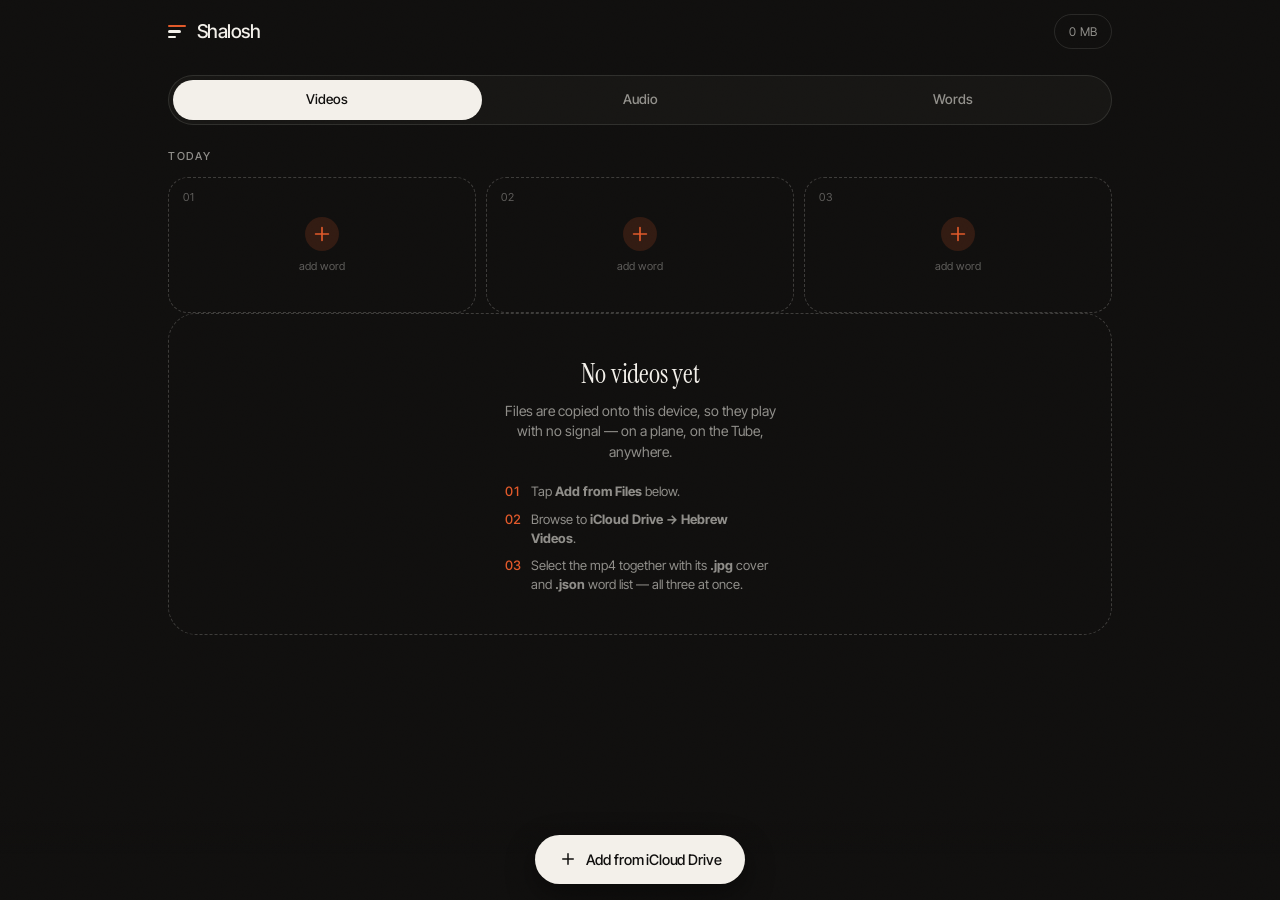
<file: w/e5b4cfa9574b/index.html>
<!doctype html>
<html lang="en">
<head>
<meta charset="utf-8">
<meta name="viewport" content="width=device-width, initial-scale=1, viewport-fit=cover, maximum-scale=1">
<title>Shalosh</title>
<meta name="description" content="Three Hebrew words a day, pinned over whatever you're watching.">
<meta name="robots" content="noindex, nofollow">
<meta name="theme-color" content="#100f0e">

<link rel="manifest" href="manifest.webmanifest">
<meta name="apple-mobile-web-app-capable" content="yes">
<meta name="mobile-web-app-capable" content="yes">
<meta name="apple-mobile-web-app-status-bar-style" content="black-translucent">
<meta name="apple-mobile-web-app-title" content="Shalosh">
<link rel="apple-touch-icon" href="icon-180.png">
<link rel="icon" href="icon-192.png">

<link rel="preconnect" href="https://fonts.googleapis.com">
<link rel="preconnect" href="https://fonts.gstatic.com" crossorigin>
<link href="https://fonts.googleapis.com/css2?family=Inter+Tight:wght@400;500;600&family=Instrument+Serif:ital@0;1&display=swap" rel="stylesheet">
<link rel="stylesheet" href="app.css">
</head>

<body>

<!-- ============================ library ============================ -->
<div class="shell" id="shell">

  <header class="topbar">
    <div class="brand">
      <span class="mark" aria-hidden="true"><i></i><i></i><i></i></span>
      <h1>Shalosh</h1>
    </div>
    <button class="ghost-btn" id="storage-btn" type="button" aria-label="Storage used">
      <span id="storage-text">—</span>
    </button>
  </header>

  <!-- the three tabs sit at the very top, across the full width -->
  <nav class="tabs" id="tabs" role="tablist">
    <button role="tab" class="tab is-on" data-tab="video" aria-selected="true">Videos</button>
    <button role="tab" class="tab" data-tab="audio" aria-selected="false">Audio</button>
    <button role="tab" class="tab" data-tab="words" aria-selected="false">Words</button>
    <span class="tab-ink" id="tab-ink" aria-hidden="true"></span>
  </nav>

  <!-- the three slots live here, and move into the player when one opens -->
  <section class="today" id="today" aria-label="Today's three words">
    <div class="today-head">
      <span class="label">Today</span>
      <span class="label dim" id="today-date"></span>
    </div>
    <div class="slots" id="slots"></div>
  </section>

  <main class="library" id="library"></main>

  <footer class="dock">
    <button class="add-btn" id="add-btn" type="button">
      <svg viewBox="0 0 24 24" aria-hidden="true"><path d="M12 5v14M5 12h14"/></svg>
      Add from iCloud Drive
    </button>
  </footer>
</div>

<!-- ============================ player ============================= -->
<section class="player" id="player" hidden aria-label="Player">
  <div class="stage" id="stage">
    <video id="video" playsinline webkit-playsinline preload="metadata"></video>
    <div class="art" id="art" hidden><img id="art-img" alt=""></div>
    <div class="dim" id="dim" aria-hidden="true"></div>
    <div class="scrim top"></div>
    <div class="scrim bottom"></div>

    <!-- #today is moved in here while playing -->

    <div class="subs" id="subs" aria-live="off"></div>

    <div class="chrome" id="chrome">
      <div class="chrome-top">
        <button class="ctl" id="back-btn" type="button" aria-label="Back to library">
          <svg viewBox="0 0 24 24"><path d="M15 5l-7 7 7 7"/></svg>
        </button>
        <div class="now">
          <p id="now-title"></p>
          <span class="label dim" id="now-kind">Video</span>
        </div>
        <button class="ctl" id="full-btn" type="button" aria-label="Full screen">
          <svg viewBox="0 0 24 24" id="full-icon"><path d="M4 9V4h5M20 9V4h-5M4 15v5h5M20 15v5h-5"/></svg>
        </button>
      </div>

      <div class="chrome-mid">
        <button class="ctl skip" id="back10" type="button" aria-label="Back 10 seconds">
          <svg viewBox="0 0 24 24" class="solid"><path d="M12 5V1L7 6l5 5V7a6 6 0 11-6 6H4a8 8 0 108-8z"/></svg>
          <b>10</b>
        </button>
        <button class="ctl play" id="play-btn" type="button" aria-label="Play">
          <svg viewBox="0 0 24 24" class="solid" id="play-icon"><path d="M7 4l13 8-13 8z"/></svg>
        </button>
        <button class="ctl skip" id="fwd10" type="button" aria-label="Forward 10 seconds">
          <svg viewBox="0 0 24 24" class="solid"><path d="M12 5V1l5 5-5 5V7a6 6 0 106 6h2a8 8 0 11-8-8z"/></svg>
          <b>10</b>
        </button>
      </div>

      <div class="chrome-bottom">
        <div class="scrub" id="scrub">
          <div class="track"><span class="buf" id="buf"></span><span class="fill" id="fill"></span><span class="knob" id="knob"></span></div>
          <input type="range" id="seek" min="0" max="1000" value="0" step="1" aria-label="Seek">
        </div>
        <div class="times">
          <span id="t-now">0:00</span>
          <span id="t-left">-0:00</span>
        </div>

        <div class="slider-row" id="slider-row" hidden>
          <span class="s-icon" id="s-icon" aria-hidden="true"></span>
          <input type="range" id="s-range" min="0" max="100" value="100" aria-label="Level">
          <span class="s-val" id="s-val">100%</span>
        </div>

        <div class="actions" id="actions">
          <button class="action" id="lock-btn" type="button">
            <svg viewBox="0 0 24 24"><rect x="5" y="11" width="14" height="9" rx="2"/><path d="M8 11V8a4 4 0 018 0v3"/></svg>
            <span>Lock</span>
          </button>
          <button class="action" id="subs-btn" type="button">
            <svg viewBox="0 0 24 24"><rect x="3" y="5" width="18" height="14" rx="3"/><path d="M7 14h4M14 14h3"/></svg>
            <span>Subtitles</span>
          </button>
          <button class="action" id="speed-btn" type="button">
            <svg viewBox="0 0 24 24"><path d="M12 20a8 8 0 10-8-8"/><path d="M12 12l4.5-3.5"/></svg>
            <span>Speed</span>
          </button>
          <button class="action" id="bright-btn" type="button">
            <svg viewBox="0 0 24 24"><circle cx="12" cy="12" r="4"/><path d="M12 2v2M12 20v2M2 12h2M20 12h2M5 5l1.5 1.5M17.5 17.5L19 19M19 5l-1.5 1.5M6.5 17.5L5 19"/></svg>
            <span>Brightness</span>
          </button>
          <button class="action" id="vol-btn" type="button">
            <svg viewBox="0 0 24 24"><path d="M5 10v4h3l4 3V7L8 10H5z"/><path d="M16 9.5a3.5 3.5 0 010 5M18.5 7a7 7 0 010 10"/></svg>
            <span>Volume</span>
          </button>
        </div>
      </div>
    </div>

    <!-- VLC: a vertical bar on the edge you are swiping -->
    <div class="vbar left" id="vb-bright" hidden aria-hidden="true">
      <span class="vb-val" id="vb-bright-val">100%</span>
      <span class="vb-track"><i id="vb-bright-fill"></i></span>
      <span class="vb-icon">
        <svg viewBox="0 0 24 24"><circle cx="12" cy="12" r="4"/><path d="M12 2v2M12 20v2M2 12h2M20 12h2M5 5l1.5 1.5M17.5 17.5L19 19M19 5l-1.5 1.5M6.5 17.5L5 19"/></svg>
      </span>
    </div>
    <div class="vbar right" id="vb-vol" hidden aria-hidden="true">
      <span class="vb-val" id="vb-vol-val">100%</span>
      <span class="vb-track"><i id="vb-vol-fill"></i></span>
      <span class="vb-icon" id="vb-vol-icon">
        <svg viewBox="0 0 24 24"><path d="M5 10v4h3l4 3V7L8 10H5z"/><path d="M16 9.5a3.5 3.5 0 010 5M18.5 7a7 7 0 010 10"/></svg>
      </span>
    </div>

    <!-- scrubbing sideways gets a centred readout, like VLC -->
    <div class="hud" id="hud" hidden>
      <span class="hud-val" id="hud-val"></span>
      <span class="hud-at" id="hud-at"></span>
    </div>

    <!-- double tap: the YouTube/Netflix half-circle ripple -->
    <div class="ripple" id="ripple" hidden aria-hidden="true">
      <span class="ripple-core" id="ripple-core">
        <span class="chev">
          <svg viewBox="0 0 24 24"><path d="M13 5l-7 7 7 7"/></svg>
          <svg viewBox="0 0 24 24"><path d="M13 5l-7 7 7 7"/></svg>
          <svg viewBox="0 0 24 24"><path d="M13 5l-7 7 7 7"/></svg>
        </span>
        <span class="ripple-text" id="ripple-text">10 seconds</span>
      </span>
    </div>

    <button class="unlock" id="unlock-btn" type="button" hidden>
      <svg viewBox="0 0 24 24"><rect x="5" y="11" width="14" height="9" rx="2"/><path d="M8 11V8a4 4 0 018 0v3"/></svg>
      <span>Locked — tap to unlock</span>
    </button>
  </div>
</section>

<!-- ======================== options panel ========================== -->
<div class="panel-wrap" id="panel-wrap" hidden>
  <div class="panel-bg" id="panel-bg"></div>
  <section class="panel" id="panel" role="dialog" aria-modal="true" aria-labelledby="panel-title">
    <span class="grabber" aria-hidden="true"></span>
    <h2 id="panel-title">Subtitles</h2>
    <p class="panel-note" id="panel-note" hidden></p>
    <ul class="panel-list" id="panel-list"></ul>
    <div class="speed-rail" id="speed-rail" hidden>
      <div class="rail"><span class="rail-fill" id="rail-fill"></span></div>
      <div class="rail-stops" id="rail-stops"></div>
    </div>
    <button class="ghost-btn panel-close" id="panel-close" type="button">Close</button>
  </section>
</div>

<!-- ============================ word sheet ========================= -->
<div class="sheet-wrap" id="sheet-wrap" hidden>
  <div class="sheet-bg" id="sheet-bg"></div>
  <form class="sheet" id="sheet" autocomplete="off">
    <span class="grabber" aria-hidden="true"></span>
    <div class="sheet-head">
      <span class="label" id="sheet-label">Word one</span>
      <button class="ghost-btn danger" id="sheet-del" type="button" hidden>Remove</button>
    </div>

    <input class="he" id="f-he" dir="rtl" lang="he" placeholder="מילה" aria-label="Hebrew word">
    <div class="suggest" id="suggest" hidden></div>
    <input class="en" id="f-en" placeholder="what it means" aria-label="Meaning">
    <input class="tr" id="f-tr" placeholder="how it sounds (optional)" aria-label="Transliteration">

    <div class="sheet-foot">
      <button class="ghost-btn" id="sheet-cancel" type="button">Cancel</button>
      <button class="save-btn" id="sheet-save" type="submit">Save word</button>
    </div>
  </form>
</div>

<!-- ============================ importing ========================== -->
<div class="import-wrap" id="import-wrap" hidden>
  <div class="import-bg"></div>
  <section class="import" role="status" aria-live="polite">
    <header>
      <div>
        <span class="label" id="imp-stage">Copying onto this device</span>
        <p id="imp-count">—</p>
      </div>
      <span class="spinner" id="imp-spin" aria-hidden="true"></span>
    </header>

    <div class="imp-bar"><i id="imp-fill"></i></div>
    <p class="imp-now" id="imp-now"></p>

    <ul class="imp-list" id="imp-list"></ul>

    <footer>
      <span class="label dim" id="imp-quota"></span>
      <button class="ghost-btn" id="imp-done" type="button" hidden>Done</button>
    </footer>
  </section>
</div>

<input type="file" id="filepick" multiple hidden>
<div class="toast" id="toast" hidden></div>
<div class="grain" aria-hidden="true"></div>

<script src="app.js"></script>
</body>
</html>
</file>
<file: w/e5b4cfa9574b/app.css>
/* =============================================================
   Shalosh — three words a day, pinned over whatever you watch.
   Dark by design: it sits behind video most of its life.
   Type and palette follow danielismaizelis.github.io.
   ============================================================= */

:root {
  --paper: #f3f0ea;
  --bg: #100f0e;
  --bg-2: #171614;
  --card: #1d1b18;
  --card-2: #262320;
  --line: rgba(243, 240, 234, 0.11);
  --line-2: rgba(243, 240, 234, 0.2);
  --soft: rgba(243, 240, 234, 0.56);
  --faint: rgba(243, 240, 234, 0.34);
  --accent: #e2592a;
  --accent-dim: rgba(226, 89, 42, 0.16);

  --font: "Inter Tight", -apple-system, BlinkMacSystemFont, "Helvetica Neue", Arial, sans-serif;
  --serif: "Instrument Serif", "Times New Roman", Georgia, serif;

  --r-xl: 28px;
  --r-lg: 20px;
  --r-md: 14px;
  --ease: cubic-bezier(0.22, 1, 0.36, 1);

  --top: env(safe-area-inset-top, 0px);
  --bottom: env(safe-area-inset-bottom, 0px);
  --left: env(safe-area-inset-left, 0px);
  --right: env(safe-area-inset-right, 0px);
}

* { box-sizing: border-box; -webkit-tap-highlight-color: transparent; }

/* a display rule beats the hidden attribute, so say it once, loudly:
   without this an invisible overlay keeps swallowing every tap */
[hidden] { display: none !important; }

html, body {
  margin: 0;
  padding: 0;
  height: 100%;
  overscroll-behavior: none;
}

body {
  background: var(--bg);
  color: var(--paper);
  font-family: var(--font);
  font-size: 16px;
  line-height: 1.45;
  -webkit-font-smoothing: antialiased;
  text-rendering: optimizeLegibility;
}

button, input { font: inherit; color: inherit; }
button { border: 0; background: none; cursor: pointer; }
svg { width: 22px; height: 22px; fill: none; stroke: currentColor; stroke-width: 1.8;
      stroke-linecap: round; stroke-linejoin: round; }

.label {
  font-size: 11px;
  letter-spacing: 0.15em;
  text-transform: uppercase;
  color: var(--soft);
  font-weight: 500;
}
.label.dim { color: var(--faint); }

/* film grain — the one decorative thing, kept under 4% */
.grain {
  position: fixed;
  inset: 0;
  z-index: 9000;
  pointer-events: none;
  opacity: 0.035;
  mix-blend-mode: overlay;
  background-image: url("data:image/svg+xml;utf8,<svg xmlns='http://www.w3.org/2000/svg' width='160' height='160'><filter id='n'><feTurbulence type='fractalNoise' baseFrequency='0.8' numOctaves='3'/></filter><rect width='160' height='160' filter='url(%23n)'/></svg>");
}

/* ============================== shell ============================= */

.shell {
  min-height: 100%;
  padding: calc(var(--top) + 14px) calc(var(--right) + 18px)
           calc(var(--bottom) + 104px) calc(var(--left) + 18px);
  max-width: 980px;
  margin: 0 auto;
}

.topbar {
  display: flex;
  align-items: center;
  justify-content: space-between;
  margin-bottom: 26px;
}

.brand { display: flex; align-items: center; gap: 11px; }
.brand h1 {
  margin: 0;
  font-size: 19px;
  font-weight: 500;
  letter-spacing: -0.03em;
}
.mark { display: grid; gap: 3px; width: 18px; }
.mark i { height: 2.5px; border-radius: 2px; background: var(--paper); display: block; }
.mark i:first-child { background: var(--accent); }
.mark i:nth-child(2) { width: 72%; }
.mark i:last-child { width: 46%; }

.ghost-btn {
  padding: 8px 14px;
  border-radius: 999px;
  border: 1px solid var(--line);
  font-size: 12px;
  letter-spacing: 0.02em;
  color: var(--soft);
  transition: border-color 0.3s var(--ease), color 0.3s var(--ease);
}
.ghost-btn:active { border-color: var(--line-2); color: var(--paper); }
.ghost-btn.danger { color: var(--accent); border-color: transparent; }

/* ============================== tabs ============================== */
/* at the very top, spanning the width — not a pill tucked in a corner */

.tabs {
  position: relative;
  display: flex;
  gap: 4px;
  margin: 0 0 24px;
  padding: 4px;
  border-radius: 999px;
  background: var(--bg-2);
  border: 1px solid var(--line);
}
.tab {
  position: relative;
  z-index: 1;
  flex: 1 1 0;
  padding: 10px 8px;
  border-radius: 999px;
  font-size: 13.5px;
  font-weight: 500;
  color: var(--soft);
  transition: color 0.3s var(--ease);
}
.tab.is-on { color: var(--bg); }
.tab-ink {
  position: absolute;
  z-index: 0;
  top: 4px;
  height: calc(100% - 8px);
  border-radius: 999px;
  background: var(--paper);
  transition: transform 0.45s var(--ease), width 0.45s var(--ease);
}

/* ============================== today ============================= */

.today-head {
  display: flex;
  align-items: baseline;
  justify-content: space-between;
  margin-bottom: 12px;
}

.slots {
  display: grid;
  grid-template-columns: repeat(3, 1fr);
  gap: 10px;
}

.slot {
  position: relative;
  min-height: 136px;
  padding: 16px 14px 14px;
  border-radius: var(--r-lg);
  background: var(--card);
  border: 1px solid var(--line);
  display: flex;
  flex-direction: column;
  justify-content: flex-end;
  text-align: left;
  overflow: hidden;
  transition: transform 0.4s var(--ease), border-color 0.4s var(--ease),
              background 0.4s var(--ease);
}
.slot:active { transform: scale(0.975); }

.slot .n {
  position: absolute;
  top: 12px; left: 14px;
  font-size: 11px;
  letter-spacing: 0.1em;
  color: var(--faint);
}
.slot .he {
  font-family: var(--serif);
  font-size: clamp(24px, 7vw, 34px);
  line-height: 1.05;
  direction: rtl;
  margin-bottom: 7px;
  word-break: break-word;
}
.slot .en {
  font-size: 12.5px;
  line-height: 1.3;
  letter-spacing: -0.01em;
}
.slot .tr {
  font-family: var(--serif);
  font-style: italic;
  font-size: 12.5px;
  color: var(--faint);
  margin-top: 2px;
}

.slot.empty {
  background: transparent;
  border-style: dashed;
  border-color: var(--line-2);
  align-items: center;
  justify-content: center;
}
.slot.empty .plus {
  width: 34px; height: 34px;
  border-radius: 50%;
  background: var(--accent-dim);
  color: var(--accent);
  display: grid;
  place-items: center;
  transition: transform 0.5s var(--ease), background 0.3s var(--ease);
}
.slot.empty:active .plus { transform: rotate(90deg) scale(1.08); }
.slot.empty .hint {
  font-size: 11px;
  color: var(--faint);
  margin-top: 8px;
  letter-spacing: 0.02em;
}

.slot.filled { border-color: transparent; background: var(--card); }
.slot.filled::after {   /* a hairline of accent, like a marked page */
  content: "";
  position: absolute;
  left: 14px; right: 14px; top: 0;
  height: 2px;
  background: var(--accent);
  border-radius: 0 0 2px 2px;
  transform: scaleX(0);
  transform-origin: left;
  animation: rule 0.7s var(--ease) forwards;
}
@keyframes rule { to { transform: scaleX(1); } }

/* ============================= library ============================ */

.library { min-height: 40vh; }

.grid {
  display: grid;
  grid-template-columns: repeat(auto-fill, minmax(150px, 1fr));
  gap: 14px;
}

.item {
  position: relative;
  border-radius: var(--r-lg);
  overflow: hidden;
  background: var(--card);
  border: 1px solid var(--line);
  text-align: left;
  width: 100%;
  transition: transform 0.4s var(--ease);
}
.item:active { transform: scale(0.98); }
.item .thumb {
  position: relative;
  aspect-ratio: 16 / 10;
  background: linear-gradient(145deg, var(--card-2), var(--card));
  display: grid;
  place-items: center;
  overflow: hidden;
}
.item.audio .thumb { aspect-ratio: 1 / 1; }
.item .thumb img { width: 100%; height: 100%; object-fit: cover; display: block; }
.item .thumb .fallback { color: var(--faint); }
.item .thumb .fallback svg { width: 26px; height: 26px; }
.item .meta { padding: 11px 13px 13px; }
.item .meta p {
  margin: 0;
  font-size: 13px;
  line-height: 1.3;
  letter-spacing: -0.01em;
  display: -webkit-box;
  -webkit-line-clamp: 2;
  -webkit-box-orient: vertical;
  overflow: hidden;
}
.item .meta span { font-size: 11px; color: var(--faint); }
.item .bar {
  position: absolute;
  left: 0; right: 0; bottom: 0;
  height: 3px;
  background: rgba(0, 0, 0, 0.45);
}
.item .bar i { display: block; height: 100%; background: var(--accent); }
.item .kill {
  position: absolute;
  top: 8px; right: 8px;
  width: 30px; height: 30px;
  border-radius: 50%;
  display: grid;
  place-items: center;
  background: rgba(16, 15, 14, 0.6);
  backdrop-filter: blur(10px);
  -webkit-backdrop-filter: blur(10px);
  color: var(--paper);
  opacity: 0;
  transition: opacity 0.3s var(--ease);
}
.item:hover .kill, .item .kill:focus-visible { opacity: 1; }
@media (hover: none) { .item .kill { opacity: 0.85; } }
.item .kill svg { width: 15px; height: 15px; }

/* empty states are a designed screen, not a line of grey text */
.empty-state {
  border: 1px dashed var(--line-2);
  border-radius: var(--r-xl);
  padding: 40px 26px;
  text-align: center;
}
.empty-state h2 {
  font-family: var(--serif);
  font-weight: 400;
  font-size: 27px;
  margin: 0 0 8px;
  letter-spacing: -0.01em;
}
.empty-state p {
  margin: 0 auto;
  max-width: 34ch;
  color: var(--soft);
  font-size: 14px;
}
.empty-state .steps {
  margin: 20px auto 0;
  max-width: 30ch;
  text-align: left;
  display: grid;
  gap: 9px;
}
.empty-state .steps div {
  display: flex;
  gap: 10px;
  font-size: 13px;
  color: var(--soft);
}
.empty-state .steps b {
  color: var(--accent);
  font-variant-numeric: tabular-nums;
  font-weight: 500;
}

/* history */
.day { border-top: 1px solid var(--line); padding: 16px 0; }
.day:first-child { border-top: 0; }
.day h3 {
  margin: 0 0 10px;
  font-size: 11px;
  letter-spacing: 0.15em;
  text-transform: uppercase;
  color: var(--faint);
  font-weight: 500;
}
.day ul { list-style: none; margin: 0; padding: 0; display: grid; gap: 9px; }
.day li { display: flex; align-items: baseline; gap: 12px; }
.day li .he { font-family: var(--serif); font-size: 21px; direction: rtl; min-width: 4.5em; }
.day li .en { font-size: 13.5px; }
.day li .tr { font-family: var(--serif); font-style: italic; font-size: 12.5px; color: var(--faint); }

/* ============================== dock ============================== */

.dock {
  position: fixed;
  left: 0; right: 0; bottom: 0;
  padding: 14px calc(var(--right) + 18px) calc(var(--bottom) + 16px) calc(var(--left) + 18px);
  display: flex;
  justify-content: center;
  background: linear-gradient(to top, var(--bg) 58%, rgba(16, 15, 14, 0));
  pointer-events: none;
  z-index: 40;
}
.add-btn {
  pointer-events: auto;
  display: inline-flex;
  align-items: center;
  gap: 9px;
  padding: 14px 24px;
  border-radius: 999px;
  background: var(--paper);
  color: var(--bg);
  font-size: 14.5px;
  font-weight: 500;
  letter-spacing: -0.01em;
  box-shadow: 0 10px 30px rgba(0, 0, 0, 0.45);
  transition: transform 0.4s var(--ease);
}
.add-btn:active { transform: scale(0.96); }
.add-btn svg { width: 18px; height: 18px; stroke-width: 2; }

/* ============================= player ============================= */
/* One size system for every control, so nothing looks hand-placed:
   --ctl secondary, --skip transport, --play primary. The landscape and
   short-screen rules only move those three numbers. */

.player {
  position: fixed;
  inset: 0;
  z-index: 100;
  background: #000;
  animation: rise 0.45s var(--ease);

  --ctl: 44px;
  --ctl-glyph: 23px;
  --skip: 58px;
  --skip-glyph: 31px;
  --play: 78px;
  --play-glyph: 32px;
  --gutter: 20px;
}
@keyframes rise { from { opacity: 0; transform: translateY(14px); } }

.stage { position: relative; width: 100%; height: 100%; overflow: hidden; touch-action: none; }
#video { width: 100%; height: 100%; object-fit: contain; background: #000; display: block; }

/* software dimming — a composited overlay, cheaper than filtering video */
.dim {
  position: absolute;
  inset: 0;
  z-index: 1;
  background: #000;
  opacity: 0;
  pointer-events: none;
  transition: opacity 0.18s linear;
}

.art { position: absolute; inset: 0; display: grid; place-items: center; overflow: hidden; }
.art img {
  width: min(62vw, 46vh);
  aspect-ratio: 1;
  object-fit: cover;
  border-radius: var(--r-xl);
  box-shadow: 0 30px 80px rgba(0, 0, 0, 0.6);
}
.art::before {
  content: "";
  position: absolute;
  inset: -20%;
  background: inherit;
  filter: blur(60px) saturate(1.3);
  opacity: 0.5;
}

.scrim { position: absolute; left: 0; right: 0; pointer-events: none; z-index: 1;
         transition: opacity 0.4s var(--ease); }
.scrim.top { top: 0; height: 34%; background: linear-gradient(to bottom, rgba(0,0,0,.76), transparent); }
.scrim.bottom { bottom: 0; height: 52%; background: linear-gradient(to top, rgba(0,0,0,.82), transparent); }
.player.ui-off .scrim.bottom, .player.locked .scrim.bottom { opacity: 0; }
.player.locked .scrim.top { opacity: 0; }

/* the three words, pinned over the picture — the whole point of the app */
.player #today {
  position: absolute;
  z-index: 4;
  top: calc(var(--top) + 8px);
  left: calc(var(--left) + 10px);
  right: calc(var(--right) + 10px);
}
.player .today-head { display: none; }
.player .slots { grid-template-columns: repeat(3, 1fr); gap: 8px; }
.player .slot {
  min-height: 0;
  padding: 9px 10px 8px;
  border-radius: var(--r-md);
  background: rgba(16, 15, 14, 0.52);
  backdrop-filter: blur(18px) saturate(1.4);
  -webkit-backdrop-filter: blur(18px) saturate(1.4);
  border-color: rgba(243, 240, 234, 0.16);
  /* centred inside the pill: left-aligned text reads as "stuck in the corner" */
  align-items: center;
  justify-content: center;
  text-align: center;
}
.player .slot .n { display: none; }
.player .slot .he {
  font-size: clamp(23px, 6.6vw, 32px);
  line-height: 1.08;
  margin-bottom: 2px;
  text-shadow: 0 1px 12px rgba(0, 0, 0, 0.6);
}
.player .slot .en {
  font-size: clamp(11.5px, 3.2vw, 14px);
  line-height: 1.25;
  color: var(--paper);
  display: -webkit-box;
  -webkit-line-clamp: 2;
  -webkit-box-orient: vertical;
  overflow: hidden;
}
.player .slot .tr { display: none; }
.player .slot.empty { background: rgba(16, 15, 14, 0.3); min-height: 58px; }
.player .slot.empty .hint { display: none; }
.player .slot.empty .plus { width: 24px; height: 24px; }
.player .slot.empty .plus svg { width: 14px; height: 14px; }
.player .slot.filled::after { display: none; }
.player.locked #today { pointer-events: none; }

/* ------------------------------------------------------------- chrome */

.chrome {
  position: absolute;
  inset: 0;
  z-index: 3;
  display: flex;
  flex-direction: column;
  justify-content: space-between;
  padding: calc(var(--top) + 92px) calc(var(--right) + var(--gutter))
           calc(var(--bottom) + 14px) calc(var(--left) + var(--gutter));
  opacity: 1;
  transition: opacity 0.3s var(--ease);
}
.player.ui-off .chrome, .player.locked .chrome { opacity: 0; pointer-events: none; }

/* the chrome covers the whole stage, so it must be transparent to touch —
   only the controls themselves take it, or no swipe ever reaches the video */
.chrome, .chrome > * { pointer-events: none; }
.chrome .ctl, .chrome .action, .chrome .scrub, .chrome .slider-row { pointer-events: auto; }

/* every round control is the same object at three sizes */
.ctl {
  flex: none;
  width: var(--ctl);
  height: var(--ctl);
  border-radius: 50%;
  display: grid;
  place-items: center;
  color: var(--paper);
  position: relative;
  transition: transform 0.35s var(--ease), background 0.25s var(--ease);
}
.ctl svg { width: var(--ctl-glyph); height: var(--ctl-glyph); }
.ctl:active { transform: scale(0.9); background: rgba(243, 240, 234, 0.12); }

.ctl.skip { width: var(--skip); height: var(--skip); }
.ctl.skip svg { width: var(--skip-glyph); height: var(--skip-glyph); }
.ctl.skip b {
  position: absolute;
  top: 53%;
  transform: translateY(-50%);
  font-size: 9px;
  font-weight: 600;
  letter-spacing: 0.02em;
}

.ctl.play {
  width: var(--play);
  height: var(--play);
  background: var(--paper);
  color: var(--bg);
  box-shadow: 0 14px 40px rgba(0, 0, 0, 0.5);
}
.ctl.play svg { width: var(--play-glyph); height: var(--play-glyph); }
.ctl.play:active { transform: scale(0.93); background: var(--paper); }

svg.solid { fill: currentColor; stroke: none; }

.chrome-top { display: flex; align-items: center; gap: 14px; }
.now { min-width: 0; flex: 1 1 auto; }
.now p {
  margin: 0;
  font-size: 15px;
  font-weight: 500;
  letter-spacing: -0.01em;
  white-space: nowrap;
  overflow: hidden;
  text-overflow: ellipsis;
}
.now .label { font-size: 10px; }

.chrome-mid {
  display: flex;
  align-items: center;
  justify-content: center;
  gap: clamp(26px, 10vw, 68px);
}

.chrome-bottom { display: grid; gap: 6px; }

/* ----------------------------------------------------------- scrubber */

.scrub { position: relative; height: 24px; display: flex; align-items: center; }
.scrub .track {
  position: relative;
  height: 4px;
  width: 100%;
  border-radius: 999px;
  background: rgba(243, 240, 234, 0.22);
  transition: height 0.22s var(--ease);
}
.scrub .buf {
  position: absolute;
  left: 0; top: 0; bottom: 0;
  width: 0%;
  border-radius: 999px;
  background: rgba(243, 240, 234, 0.3);
}
.scrub .fill {
  position: absolute;
  left: 0; top: 0; bottom: 0;
  width: 0%;
  border-radius: 999px;
  background: var(--accent);
}
.scrub .knob {
  position: absolute;
  top: 50%;
  left: 0%;
  width: 14px; height: 14px;
  margin-left: -7px;
  border-radius: 50%;
  background: var(--accent);
  transform: translateY(-50%) scale(1);
  transition: transform 0.22s var(--ease);
  box-shadow: 0 2px 10px rgba(0, 0, 0, 0.55);
}
.scrub input[type="range"] {
  position: absolute;
  inset: -12px 0;
  width: 100%;
  opacity: 0;
  -webkit-appearance: none;
  appearance: none;
  margin: 0;
  touch-action: none;
}
.scrub.dragging .track { height: 7px; }
.scrub.dragging .knob { transform: translateY(-50%) scale(1.5); }

.times {
  display: flex;
  justify-content: space-between;
  font-size: 11.5px;
  color: var(--soft);
  font-variant-numeric: tabular-nums;
  letter-spacing: 0.02em;
}

/* ------------------------------------------------- bottom action row */

.actions {
  display: flex;
  align-items: center;
  justify-content: space-between;
  gap: 6px;
  margin-top: 4px;
}
.action {
  flex: 1 1 0;
  min-width: 0;
  display: flex;
  flex-direction: column;
  align-items: center;
  gap: 4px;
  padding: 8px 4px;
  border-radius: var(--r-md);
  color: var(--soft);
  font-size: 11px;
  font-weight: 500;
  letter-spacing: 0.01em;
  transition: color 0.25s var(--ease), background 0.25s var(--ease);
}
.action svg { width: 21px; height: 21px; }
.action span { white-space: nowrap; overflow: hidden; text-overflow: ellipsis; max-width: 100%; }
.action:active { background: rgba(243, 240, 234, 0.1); color: var(--paper); }
.action.is-on { color: var(--accent); }
.action[disabled] { opacity: 0.35; }

/* portrait keeps the labels, just tighter */
@media (max-width: 599px) {
  .action { padding: 7px 2px; font-size: 9.5px; gap: 5px; }
  .action svg { width: 20px; height: 20px; }
  .actions { gap: 2px; }
}

/* --------------------------------------------- brightness and volume */

.slider-row {
  display: flex;
  align-items: center;
  gap: 12px;
  padding: 6px 2px 2px;
  animation: fade 0.25s var(--ease);
}
.slider-row .s-icon { display: grid; place-items: center; color: var(--paper); }
.slider-row .s-icon svg { width: 20px; height: 20px; }
.slider-row .s-val {
  font-size: 11.5px;
  color: var(--soft);
  font-variant-numeric: tabular-nums;
  min-width: 4ch;
  text-align: right;
}
.slider-row input[type="range"] {
  flex: 1;
  -webkit-appearance: none;
  appearance: none;
  height: 4px;
  border-radius: 999px;
  background: rgba(243, 240, 234, 0.22);
  outline: none;
  margin: 0;
  touch-action: none;
}
.slider-row input[type="range"]::-webkit-slider-thumb {
  -webkit-appearance: none;
  width: 16px; height: 16px;
  border-radius: 50%;
  background: var(--paper);
  box-shadow: 0 2px 8px rgba(0, 0, 0, 0.5);
}
.slider-row input[type="range"]::-moz-range-thumb {
  width: 16px; height: 16px;
  border: 0;
  border-radius: 50%;
  background: var(--paper);
}

/* VLC: a vertical bar hugging the edge you are swiping on */
.vbar {
  position: absolute;
  z-index: 6;
  top: 50%;
  transform: translateY(-50%);
  display: flex;
  flex-direction: column;
  align-items: center;
  gap: 11px;
  padding: 16px 12px;
  border-radius: 999px;
  background: rgba(16, 15, 14, 0.66);
  backdrop-filter: blur(18px) saturate(1.3);
  -webkit-backdrop-filter: blur(18px) saturate(1.3);
  border: 1px solid var(--line);
  pointer-events: none;
  animation: vbar-in 0.2s var(--ease);
}
.vbar.left { left: calc(var(--left) + 14px); }
.vbar.right { right: calc(var(--right) + 14px); }
@keyframes vbar-in { from { opacity: 0; transform: translateY(-50%) scale(0.92); } }

.vb-track {
  position: relative;
  width: 6px;
  height: clamp(110px, 30vh, 200px);
  border-radius: 999px;
  background: rgba(243, 240, 234, 0.2);
  overflow: hidden;
}
.vb-track i {
  position: absolute;
  left: 0; right: 0; bottom: 0;
  height: 0%;
  border-radius: 999px;
  background: var(--paper);
}
.vbar.right .vb-track i { background: var(--accent); }
.vb-icon { display: grid; place-items: center; color: var(--paper); }
.vb-icon svg { width: 20px; height: 20px; }
.vb-val {
  font-size: 12px;
  font-variant-numeric: tabular-nums;
  letter-spacing: 0.02em;
  color: var(--paper);
}

/* scrubbing sideways: a centred readout */
.hud {
  position: absolute;
  z-index: 6;
  left: 50%;
  top: 50%;
  transform: translate(-50%, -50%);
  display: grid;
  justify-items: center;
  gap: 3px;
  padding: 14px 24px;
  border-radius: var(--r-md);
  background: rgba(16, 15, 14, 0.74);
  backdrop-filter: blur(18px);
  -webkit-backdrop-filter: blur(18px);
  border: 1px solid var(--line);
  pointer-events: none;
  animation: fade 0.16s var(--ease);
}
.hud-val { font-size: 22px; font-variant-numeric: tabular-nums; letter-spacing: -0.01em; }
.hud-at { font-size: 11.5px; color: var(--faint); font-variant-numeric: tabular-nums; }

/* double tap: the half-circle that washes out from the edge */
.ripple {
  position: absolute;
  inset: 0;
  z-index: 5;
  pointer-events: none;
  overflow: hidden;
}
.ripple::before {
  content: "";
  position: absolute;
  top: 50%;
  width: 150%;
  aspect-ratio: 1;
  border-radius: 50%;
  background: rgba(243, 240, 234, 0.13);
  transform: translateY(-50%) scale(0.4);
  opacity: 0;
  animation: wash 0.62s var(--ease) forwards;
}
.ripple.left::before { right: 58%; }
.ripple.right::before { left: 58%; }
@keyframes wash {
  0% { opacity: 0; transform: translateY(-50%) scale(0.55); }
  32% { opacity: 1; }
  100% { opacity: 0; transform: translateY(-50%) scale(1); }
}

.ripple-core {
  position: absolute;
  top: 50%;
  transform: translateY(-50%);
  display: grid;
  justify-items: center;
  gap: 9px;
  color: var(--paper);
  text-shadow: 0 1px 10px rgba(0, 0, 0, 0.6);
}
.ripple.left .ripple-core { left: 11%; }
.ripple.right .ripple-core { right: 11%; }
.ripple-text { font-size: 13px; font-weight: 500; letter-spacing: 0.01em; white-space: nowrap; }

.chev { display: flex; }
.chev svg { width: 24px; height: 24px; margin: 0 -7px; opacity: 0.25; stroke-width: 2.2; }
.ripple.right .chev { transform: scaleX(-1); }
.chev svg:nth-child(1) { animation: chev 0.72s infinite 0s; }
.chev svg:nth-child(2) { animation: chev 0.72s infinite 0.12s; }
.chev svg:nth-child(3) { animation: chev 0.72s infinite 0.24s; }
@keyframes chev { 0%, 60%, 100% { opacity: 0.25; } 30% { opacity: 1; } }

/* ------------------------------------------------------------- lock */

.unlock {
  position: absolute;
  z-index: 6;
  left: 50%;
  bottom: calc(var(--bottom) + 34px);
  transform: translateX(-50%);
  display: flex;
  align-items: center;
  gap: 9px;
  padding: 12px 20px;
  border-radius: 999px;
  background: rgba(16, 15, 14, 0.7);
  backdrop-filter: blur(16px);
  -webkit-backdrop-filter: blur(16px);
  border: 1px solid var(--line);
  color: var(--paper);
  font-size: 12.5px;
  font-weight: 500;
  animation: fade 0.25s var(--ease);
}
.unlock svg { width: 17px; height: 17px; }
.player.locked.ui-off .unlock { opacity: 0; pointer-events: none; transition: opacity 0.3s var(--ease); }

/* -------------------------------------------------- landscape / full */

@media (orientation: landscape) {
  /* the three ride the full width of the picture, right at the top edge */
  .player { --gutter: 26px; --play: 70px; --play-glyph: 29px; --skip: 54px; --skip-glyph: 29px; }
  .player #today { top: calc(var(--top) + 6px); left: calc(var(--left) + 10px); right: calc(var(--right) + 10px); }
  .player .slots { grid-template-columns: repeat(3, 1fr); gap: 8px; }
  .player .slot { padding: 7px 14px; min-height: 46px; }
  .player .slot .he { font-size: clamp(20px, 3.9vh, 30px); }
  .player .slot .en { font-size: clamp(11.5px, 1.9vh, 14px); }
  .chrome { padding-top: calc(var(--top) + 76px); }
  .actions { justify-content: center; gap: 10px; }
  .action { flex: 0 1 150px; }
}
@media (orientation: landscape) and (max-height: 430px) {
  .player { --play: 60px; --play-glyph: 25px; --skip: 48px; --skip-glyph: 26px; --ctl: 40px; --ctl-glyph: 21px; }
  .player .slot { min-height: 38px; padding: 5px 12px; }
  .player .slot .he { font-size: clamp(18px, 4.2vh, 24px); }
  .chrome { padding-top: calc(var(--top) + 64px); padding-bottom: calc(var(--bottom) + 8px); }
  .action { padding: 5px 4px; font-size: 10.5px; }
  .action svg { width: 19px; height: 19px; }
  .scrub { height: 18px; }
}

/* ========================== options panel ========================= */

.panel-wrap { position: fixed; inset: 0; z-index: 350; display: flex; align-items: flex-end; }
.panel-bg {
  position: absolute;
  inset: 0;
  background: rgba(0, 0, 0, 0.74);
  backdrop-filter: blur(7px);
  -webkit-backdrop-filter: blur(7px);
  animation: fade 0.3s var(--ease);
}
.panel {
  position: relative;
  width: 100%;
  max-width: 560px;
  margin: 0 auto;
  background: var(--bg-2);
  border: 1px solid var(--line);
  border-bottom: 0;
  border-radius: var(--r-xl) var(--r-xl) 0 0;
  padding: 10px calc(var(--right) + 20px) calc(var(--bottom) + 18px) calc(var(--left) + 20px);
  max-height: 86vh;
  overflow-y: auto;
  -webkit-overflow-scrolling: touch;
  animation: slide 0.42s var(--ease);
}
.panel h2 {
  margin: 6px 0 4px;
  font-family: var(--serif);
  font-weight: 400;
  font-size: 26px;
  letter-spacing: -0.01em;
}
.panel-note {
  margin: 0 0 6px;
  font-size: 13px;
  line-height: 1.4;
  color: var(--soft);
  max-width: 44ch;
}
.panel-list { list-style: none; margin: 10px 0 14px; padding: 0; display: grid; gap: 2px; }
.panel-list button {
  width: 100%;
  display: flex;
  align-items: center;
  justify-content: space-between;
  gap: 14px;
  padding: 14px 14px;
  border-radius: var(--r-md);
  font-size: 15px;
  text-align: left;
  color: var(--paper);
  transition: background 0.25s var(--ease);
}
.panel-list button:active { background: var(--card); }
.panel-list .on { color: var(--accent); }
.panel-list .on svg { width: 19px; height: 19px; }
.panel-list .sub { display: block; font-size: 12px; color: var(--faint); margin-top: 2px; }
.panel-close { width: 100%; padding: 13px; }

/* ============================== sheet ============================= */

.sheet-wrap { position: fixed; inset: 0; z-index: 300; display: flex; align-items: flex-end; }
.sheet-bg {
  position: absolute;
  inset: 0;
  background: rgba(0, 0, 0, 0.55);
  backdrop-filter: blur(6px);
  -webkit-backdrop-filter: blur(6px);
  animation: fade 0.3s var(--ease);
}
@keyframes fade { from { opacity: 0; } }

.sheet {
  position: relative;
  width: 100%;
  max-width: 560px;
  margin: 0 auto;
  background: var(--bg-2);
  border: 1px solid var(--line);
  border-bottom: 0;
  border-radius: var(--r-xl) var(--r-xl) 0 0;
  padding: 10px calc(var(--right) + 20px) calc(var(--bottom) + 20px) calc(var(--left) + 20px);
  display: grid;
  gap: 12px;
  animation: slide 0.42s var(--ease);
}
@keyframes slide { from { transform: translateY(100%); } }

.grabber {
  width: 38px; height: 4px;
  border-radius: 999px;
  background: var(--line-2);
  margin: 0 auto 6px;
}
.sheet-head { display: flex; align-items: center; justify-content: space-between; }

.sheet input {
  width: 100%;
  padding: 14px 16px;
  border-radius: var(--r-md);
  border: 1px solid var(--line);
  background: var(--card);
  outline: none;
  transition: border-color 0.3s var(--ease), background 0.3s var(--ease);
}
.sheet input:focus { border-color: var(--accent); background: var(--card-2); }
.sheet input::placeholder { color: var(--faint); }
.sheet .he { font-family: var(--serif); font-size: 28px; padding: 10px 16px; }
.sheet .tr { font-family: var(--serif); font-style: italic; }

.suggest { display: flex; flex-wrap: wrap; gap: 7px; margin-top: -4px; }
.suggest button {
  display: inline-flex;
  align-items: baseline;
  gap: 7px;
  padding: 7px 12px;
  border-radius: 999px;
  border: 1px solid var(--line);
  background: var(--card);
  font-size: 12.5px;
  color: var(--soft);
}
.suggest button b { font-family: var(--serif); font-size: 15px; color: var(--paper); font-weight: 400; }
.suggest button:active { border-color: var(--accent); }

.sheet-foot { display: flex; gap: 10px; justify-content: flex-end; align-items: center; margin-top: 4px; }
.save-btn {
  padding: 13px 22px;
  border-radius: 999px;
  background: var(--accent);
  color: #fff;
  font-size: 14.5px;
  font-weight: 500;
  transition: transform 0.4s var(--ease), opacity 0.3s var(--ease);
}
.save-btn:active { transform: scale(0.96); }
.save-btn:disabled { opacity: 0.4; }

/* ============================== toast ============================= */

.toast {
  position: fixed;
  z-index: 500;
  left: 50%;
  bottom: calc(var(--bottom) + 96px);
  transform: translateX(-50%);
  padding: 11px 18px;
  border-radius: 999px;
  background: rgba(38, 35, 32, 0.95);
  border: 1px solid var(--line);
  backdrop-filter: blur(14px);
  -webkit-backdrop-filter: blur(14px);
  font-size: 13px;
  box-shadow: 0 12px 34px rgba(0, 0, 0, 0.5);
  animation: toast 0.4s var(--ease);
  max-width: min(90vw, 420px);
  text-align: center;
}
@keyframes toast { from { opacity: 0; transform: translate(-50%, 10px); } }

/* while a video is open the toast must not land on the subtitles */
.player:not([hidden]) ~ .toast { bottom: calc(var(--bottom) + 206px); }
@media (orientation: landscape) {
  .player:not([hidden]) ~ .toast {
    top: calc(var(--top) + 62px);
    bottom: auto;
    animation: toast-top 0.4s var(--ease);
  }
  @keyframes toast-top { from { opacity: 0; transform: translate(-50%, -10px); } }
}

@media (prefers-reduced-motion: reduce) {
  *, *::before, *::after { animation-duration: 0.01ms !important; transition-duration: 0.01ms !important; }
}

/* ============================ subtitles =========================== */
/* Drawn by the app from the word list, so a clean MP4 with no burned-in
   text still reads word by word — and can be switched off. */

.subs {
  position: absolute;
  z-index: 2;
  left: calc(var(--left) + 14px);
  right: calc(var(--right) + 14px);
  bottom: calc(var(--bottom) + 162px);   /* clears the scrubber and the action row */
  display: flex;
  justify-content: center;
  pointer-events: none;
  transition: bottom 0.4s var(--ease), opacity 0.3s var(--ease);
}
.player.ui-off .subs, .player.locked .subs { bottom: calc(var(--bottom) + 26px); }
.subs:empty { opacity: 0; }

.cue {
  direction: rtl;
  display: flex;
  flex-wrap: wrap;
  justify-content: center;
  align-items: flex-end;
  gap: 2px 14px;
  max-width: 100%;
  padding: 9px 15px 7px;
  border-radius: var(--r-md);
  background: rgba(16, 15, 14, 0.46);
  backdrop-filter: blur(14px) saturate(1.3);
  -webkit-backdrop-filter: blur(14px) saturate(1.3);
  animation: cue 0.26s var(--ease);
}
@keyframes cue { from { opacity: 0; transform: translateY(6px); } }

.cue .w {
  display: grid;
  justify-items: center;
  gap: 1px;
  transition: color 0.2s linear;
}
.cue .he {
  font-family: var(--serif);
  font-size: clamp(19px, 5.2vw, 28px);
  line-height: 1.12;
  text-shadow: 0 1px 10px rgba(0, 0, 0, 0.7);
}
.cue .gl {
  direction: ltr;
  font-size: clamp(9.5px, 2.5vw, 12px);
  line-height: 1.2;
  color: var(--faint);
  letter-spacing: 0.01em;
  white-space: nowrap;
}
.cue .w.on .he { color: var(--accent); }
.cue .w.on .gl { color: var(--soft); }

/* an idiom or a verb + preposition carries one meaning between them */
.cue .unit {
  display: grid;
  justify-items: center;
  gap: 1px;
  padding: 0 5px;
  border-radius: 7px;
  background: rgba(226, 89, 42, 0.13);
}
.cue .unit .row { display: flex; direction: rtl; gap: 10px; }
.cue .unit .gl { color: #f0b48f; }

/* hebrew only */
.subs.bare .gl { display: none; }
.subs.bare .unit { background: none; }

@media (orientation: landscape) {
  .subs { bottom: calc(var(--bottom) + 150px); }
  .cue .he { font-size: clamp(18px, 3.2vh, 26px); }
  .cue .gl { font-size: clamp(9px, 1.7vh, 11.5px); }
}

/* ============================ importing =========================== */
/* Copying a 300 MB film off iCloud is not instant, so it is never silent. */

.import-wrap {
  position: fixed;
  inset: 0;
  z-index: 400;
  display: flex;
  align-items: flex-end;
}
.import-bg {
  position: absolute;
  inset: 0;
  background: rgba(0, 0, 0, 0.6);
  backdrop-filter: blur(8px);
  -webkit-backdrop-filter: blur(8px);
  animation: fade 0.3s var(--ease);
}

.import {
  position: relative;
  width: 100%;
  max-width: 560px;
  margin: 0 auto;
  background: var(--bg-2);
  border: 1px solid var(--line);
  border-bottom: 0;
  border-radius: var(--r-xl) var(--r-xl) 0 0;
  padding: 22px calc(var(--right) + 20px) calc(var(--bottom) + 20px) calc(var(--left) + 20px);
  animation: slide 0.42s var(--ease);
}
.import header { display: flex; align-items: flex-start; justify-content: space-between; gap: 14px; }
.import header p {
  margin: 5px 0 0;
  font-family: var(--serif);
  font-size: 24px;
  letter-spacing: -0.01em;
  line-height: 1.1;
}
.import footer {
  display: flex;
  align-items: center;
  justify-content: space-between;
  gap: 12px;
  margin-top: 16px;
}

.spinner {
  flex: none;
  width: 22px; height: 22px;
  border-radius: 50%;
  border: 2px solid var(--line-2);
  border-top-color: var(--accent);
  animation: spin 0.8s linear infinite;
}
@keyframes spin { to { transform: rotate(360deg); } }

.imp-bar {
  height: 4px;
  border-radius: 999px;
  background: rgba(243, 240, 234, 0.13);
  overflow: hidden;
  margin: 18px 0 9px;
}
.imp-bar i {
  display: block;
  height: 100%;
  width: 0%;
  border-radius: 999px;
  background: var(--accent);
  transition: width 0.25s linear;
}
.imp-now {
  margin: 0;
  font-size: 12.5px;
  color: var(--soft);
  min-height: 1.2em;
  white-space: nowrap;
  overflow: hidden;
  text-overflow: ellipsis;
}

.imp-list {
  list-style: none;
  margin: 14px 0 0;
  padding: 0;
  display: grid;
  gap: 8px;
  max-height: 38vh;
  overflow-y: auto;
  -webkit-overflow-scrolling: touch;
}
.imp-list li {
  display: flex;
  align-items: flex-start;
  gap: 10px;
  font-size: 12.5px;
  line-height: 1.35;
  color: var(--soft);
}
.imp-list .tick { flex: none; width: 15px; height: 15px; margin-top: 2px; }
.imp-list .ok .tick { color: #7fbf6a; }
.imp-list .no .tick { color: var(--accent); }
.imp-list b { font-weight: 500; color: var(--paper); }
.imp-list .why { display: block; color: var(--faint); font-size: 11.5px; }

/* ---------------------------------------------- Netflix speed rail */
/* Five stops, capped at 1.5x with "Normal" in the middle — the set
   Netflix ships, not an arbitrary list. */

.speed-rail { padding: 16px 10px 6px; }
.rail {
  position: relative;
  height: 3px;
  border-radius: 999px;
  background: rgba(243, 240, 234, 0.2);
  margin: 0 6px 0;
}
.rail-fill {
  position: absolute;
  left: 0; top: 0; bottom: 0;
  width: 50%;
  border-radius: 999px;
  background: var(--accent);
  transition: width 0.35s var(--ease);
}
.rail-stops {
  position: relative;
  display: flex;
  justify-content: space-between;
  margin-top: -8px;
}
.rail-stops button {
  position: relative;
  display: grid;
  justify-items: center;
  gap: 12px;
  padding: 0 2px;
  color: var(--faint);
  font-size: 12px;
  font-variant-numeric: tabular-nums;
  transition: color 0.3s var(--ease);
}
.rail-stops button i {
  width: 13px; height: 13px;
  border-radius: 50%;
  background: var(--bg-2);
  border: 2px solid rgba(243, 240, 234, 0.35);
  transition: transform 0.35s var(--ease), background 0.3s var(--ease),
              border-color 0.3s var(--ease);
}
.rail-stops button.on { color: var(--paper); font-weight: 500; }
.rail-stops button.on i { background: var(--accent); border-color: var(--accent); transform: scale(1.35); }
.rail-stops button.done i { border-color: var(--accent); }
</file>
